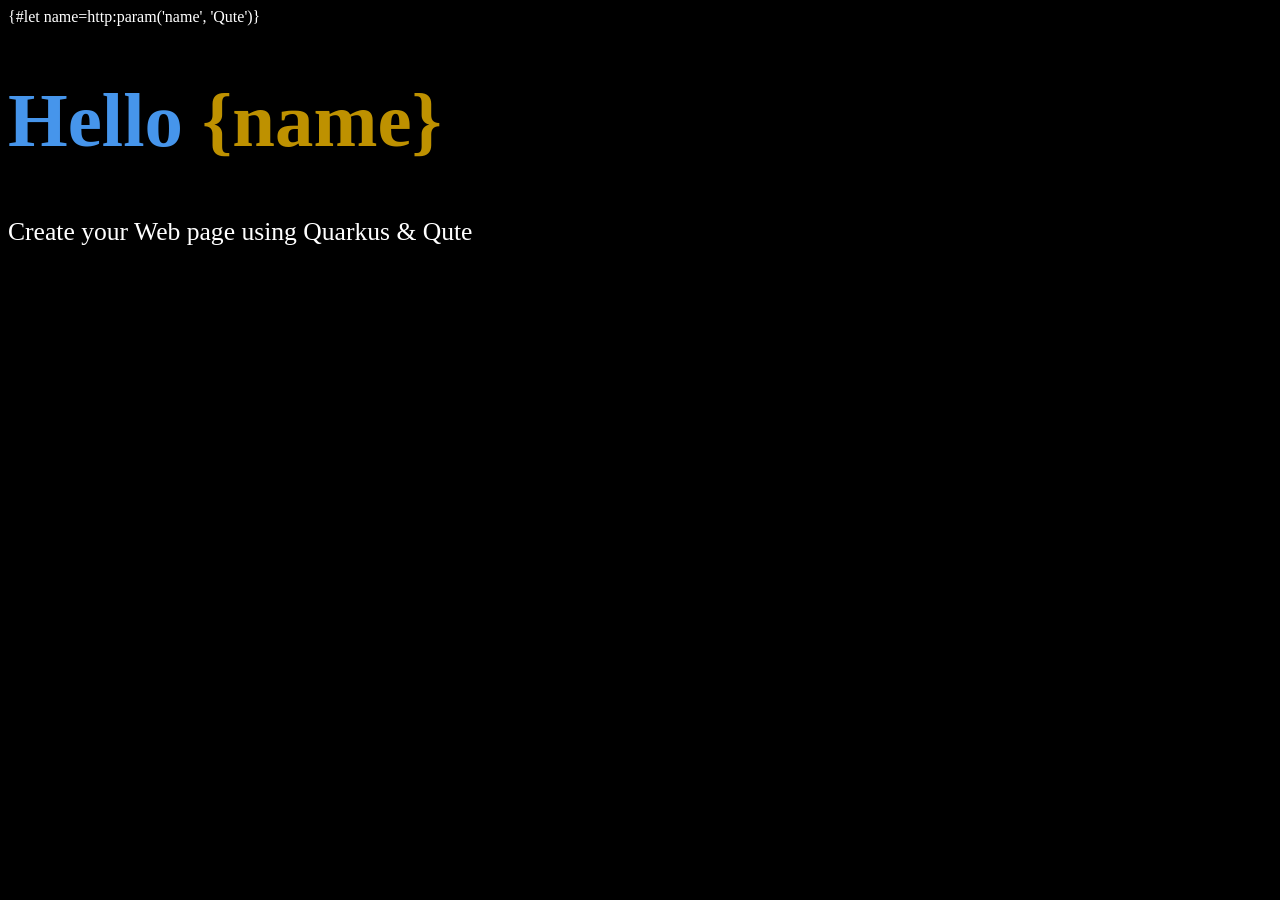
<file: src/main/resources/templates/pub/some-page.html>
{#let name=http:param('name', 'Qute')}
<!DOCTYPE html>
<html>
<head>
    <meta charset="UTF-8">
    <title>Hello {name}</title>
    <style>
        body {
            background-color: #000;
            color: #fff;
        }
        h1 {
            color: #4695EB;
            font-size: 6vw;
        }

        h1 b {
            color: #be9100;
        }

        p {
            font-size: 2vw;
        }
    </style>
</head>
<body>
<h1>Hello <b>{name}</b></h1>

<p>Create your Web page using Quarkus & Qute</p>
</body>
</html>
</file>
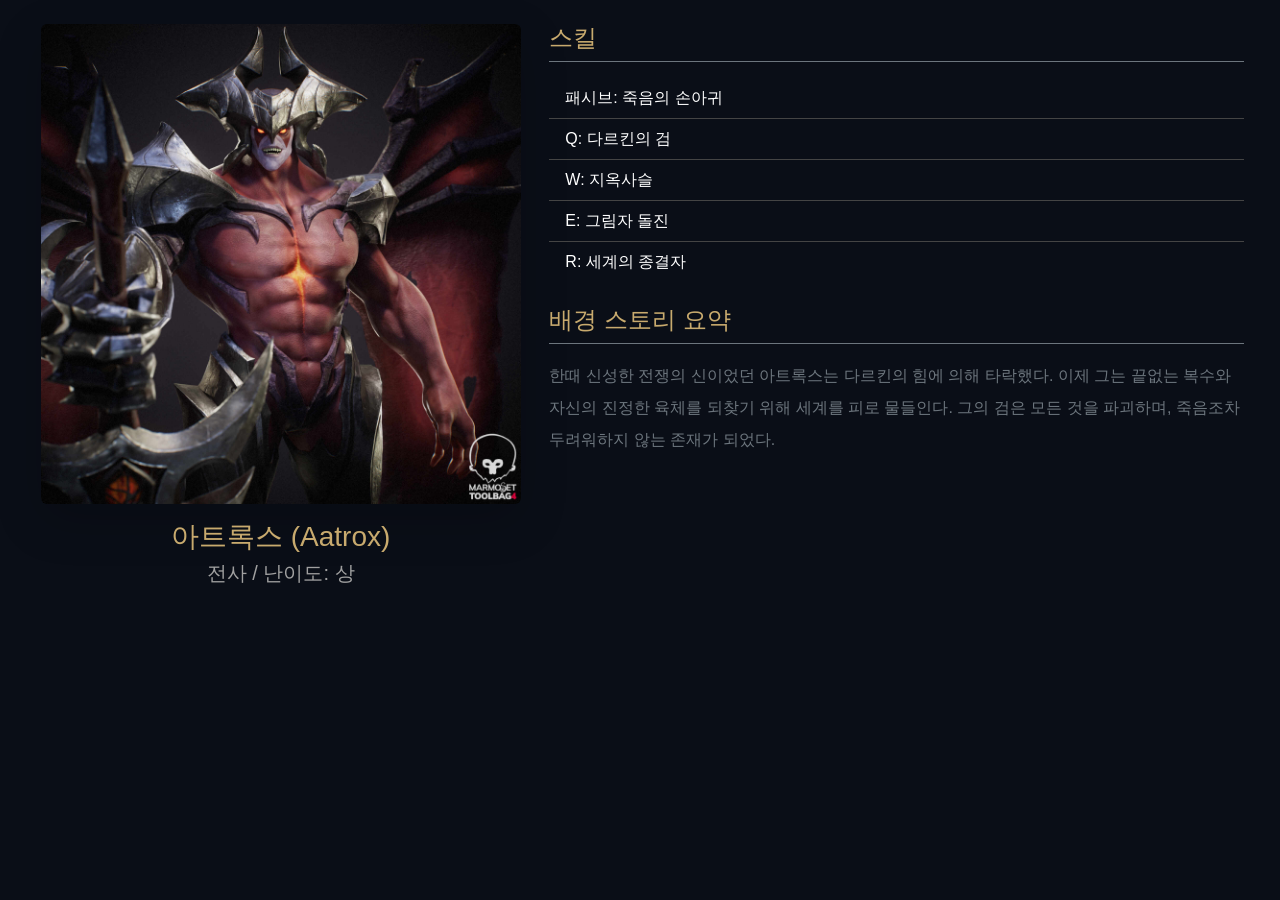
<file: src/main/resources/META-INF/resources/modals/Aatrox.html>
<!DOCTYPE html>
<html lang="ko">
<head>
  <meta charset="UTF-8">
  <meta name="viewport" content="width=device-width, initial-scale=1.0">
  <title>아트록스 상세</title>
  
  <!-- Bootstrap 5 CSS (index.html과 동일하게 연동) -->
  <link href="https://cdn.jsdelivr.net/npm/bootstrap@5.3.3/dist/css/bootstrap.min.css" rel="stylesheet" integrity="sha384-QWTKZyjpPEjISv5WaRU9OFeRpok6YctnYmDr5pNlyT2bRjXh0JMhjY6hW+ALEwIH" crossorigin="anonymous">
  
  <!-- LOL 스타일 맞추기 위한 간단 커스텀 (필요 시 resources/css/custom.css로 이동) -->
  <style>
    body {
      background-color: #0a0e17;
      color: white;
      padding: 1.5rem;
      font-family: 'Segoe UI', sans-serif;
    }
    h3, h4 {
      color: #c8aa6e; /* LOL 골드 톤 */
    }
    .text-muted {
      color: #a0a0a0 !important;
    }
    .list-group-item {
      background: transparent;
      border-color: #444;
      color: white;
    }
  </style>
</head>
<body>

  <div class="container-fluid">
    <div class="row g-4">
      
      <!-- 왼쪽: 이미지 + 기본 정보 -->
      <div class="col-lg-5 text-center">
        <img src="../image/aatrox.jpeg" class="img-fluid rounded shadow-lg" alt="아트록스" style="max-height: 480px; object-fit: contain;">
        <div class="mt-3">
          <h3 class="mb-1">아트록스 (Aatrox)</h3>
          <p class="text-muted fs-5">전사 / 난이도: 상</p>
        </div>
      </div>
      
      <!-- 오른쪽: 스킬 + 스토리 -->
      <div class="col-lg-7">
        <h4 class="border-bottom border-secondary pb-2 mb-3">스킬</h4>
        <ul class="list-group list-group-flush mb-4">
          <li class="list-group-item">패시브: 죽음의 손아귀</li>
          <li class="list-group-item">Q: 다르킨의 검</li>
          <li class="list-group-item">W: 지옥사슬</li>
          <li class="list-group-item">E: 그림자 돌진</li>
          <li class="list-group-item">R: 세계의 종결자</li>
        </ul>

        <h4 class="border-bottom border-secondary pb-2 mb-3">배경 스토리 요약</h4>
        <p class="text-secondary lh-lg">
          한때 신성한 전쟁의 신이었던 아트록스는 다르킨의 힘에 의해 타락했다. 
          이제 그는 끝없는 복수와 자신의 진정한 육체를 되찾기 위해 세계를 피로 물들인다. 
          그의 검은 모든 것을 파괴하며, 죽음조차 두려워하지 않는 존재가 되었다.
        </p>
      </div>
      
    </div>
  </div>

</body>
</html>
</file>
